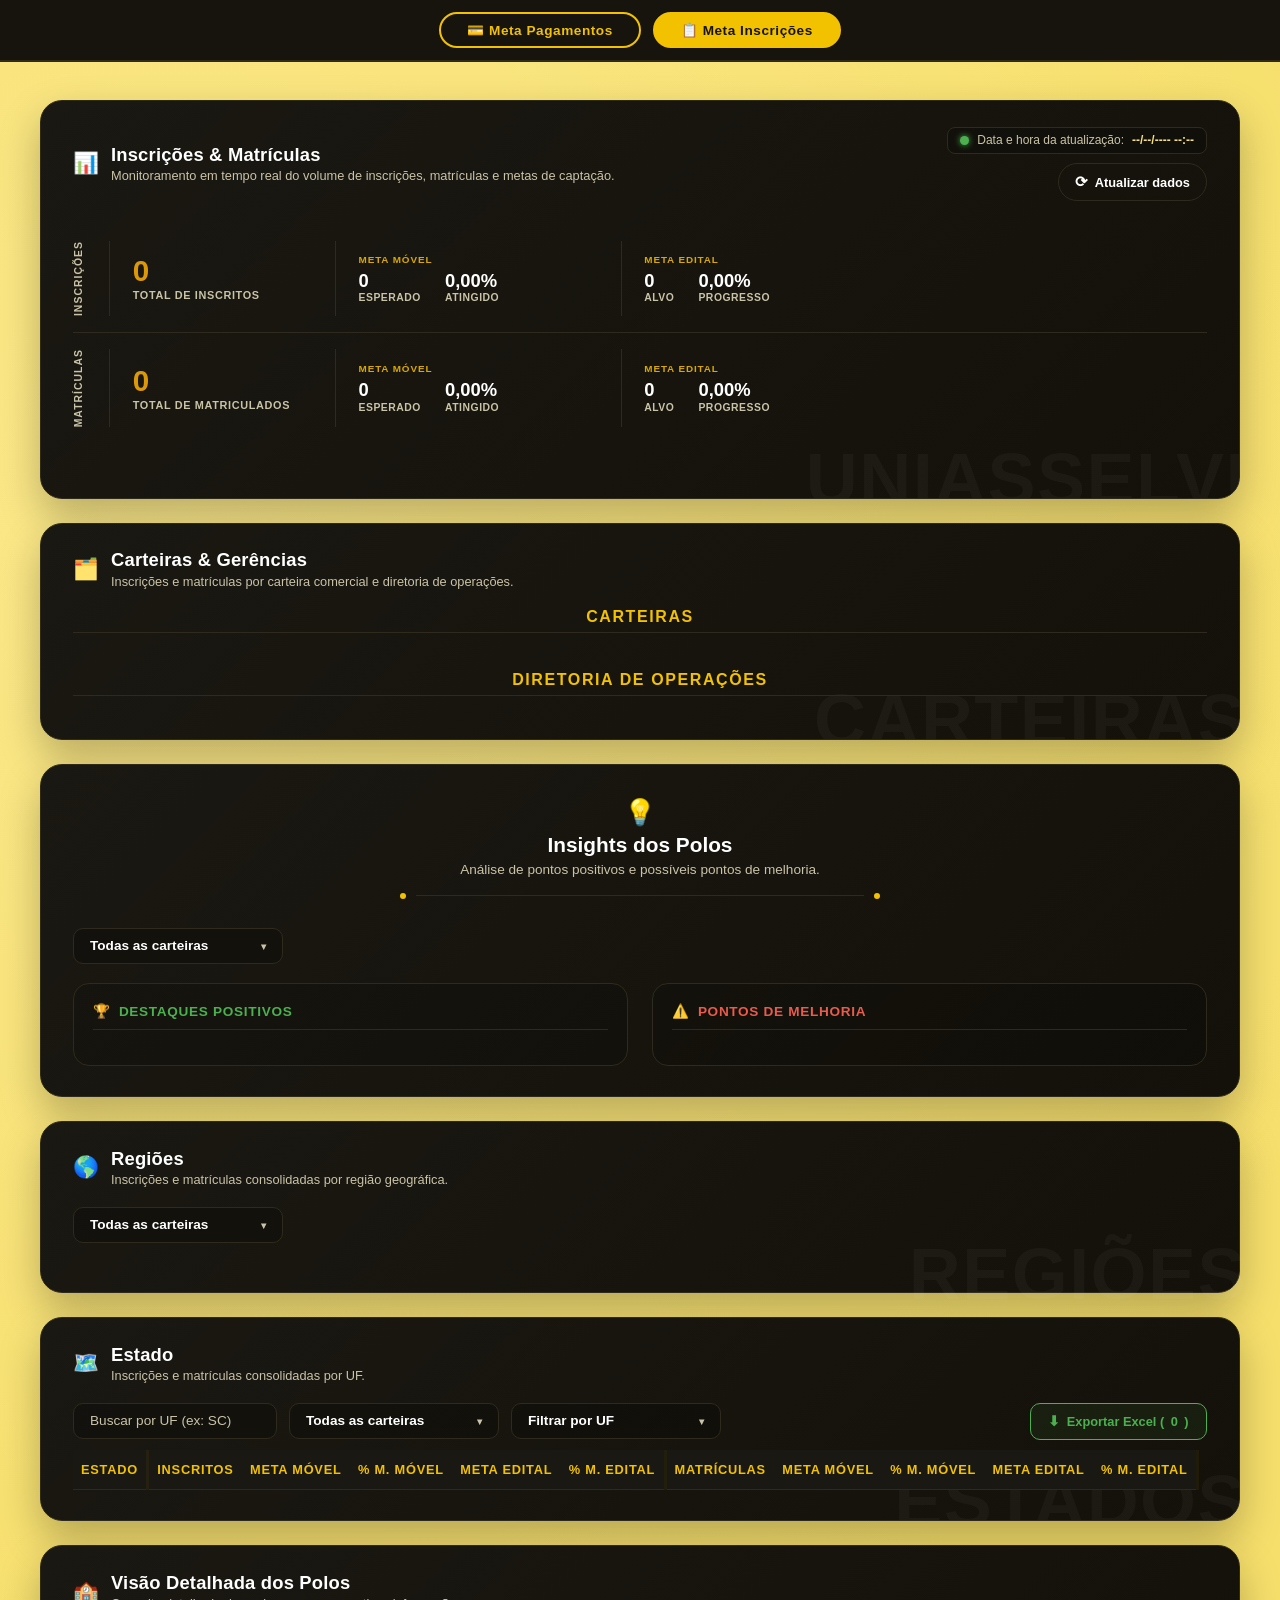
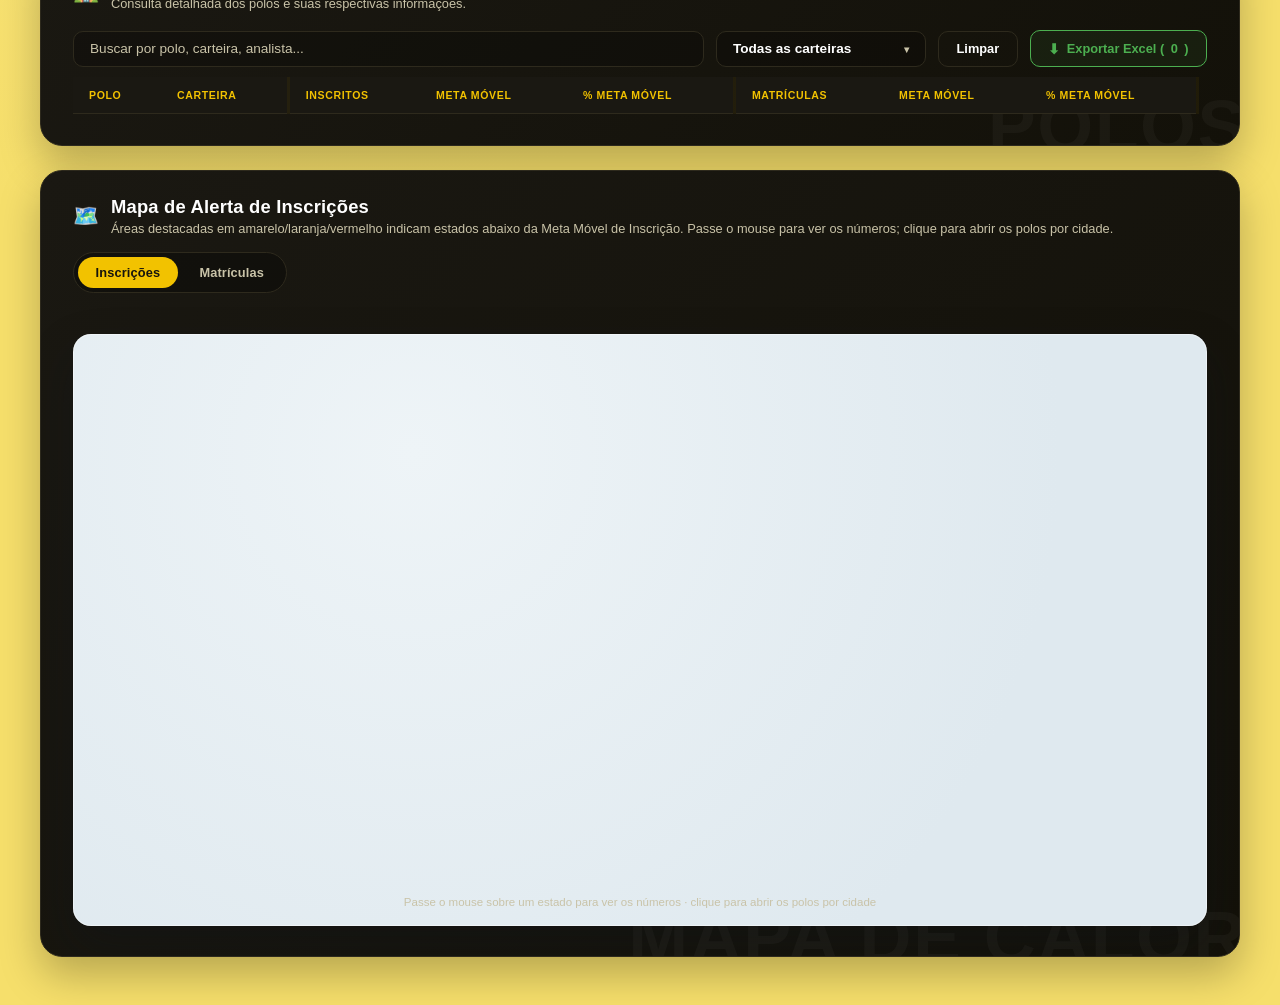
<file: inscricoes.html>
<!DOCTYPE html>
<html lang="pt-BR">

<head>
  <meta charset="UTF-8">
  <meta name="viewport" content="width=device-width, initial-scale=1.0">
  <title>Dashboard de Metas de Inscrições | UNIASSELVI</title>
  <link rel="stylesheet" href="style_inscricoes.css">
</head>

<body>

  <header class="dash-topbar">
    <a href="index.html" class="dash-topbar-btn">💳 Meta Pagamentos</a>
    <a href="inscricoes.html" class="dash-topbar-btn dash-topbar-btn--active">📋 Meta Inscrições</a>
  </header>

  <main class="page">

    <section class="panel panel--top-dashboard">

      <div class="panel-bg-text">UNIASSELVI</div>

      <!-- Header do painel -->
      <div class="panel-header">
        <div class="brand">
          <span class="brand-icon">📊</span>
          <div class="brand-text">
            <h1>Inscrições & Matrículas</h1>
            <p class="brand-sub">Monitoramento em tempo real do volume de inscrições, matrículas e metas de captação.
            </p>
          </div>
        </div>

        <div class="update-wrapper">
          <div class="timestamp-badge">
            <span class="status-dot" id="statusDot"></span>
            <span class="timestamp-label">Data e hora da atualização:</span>
            <span class="timestamp-value" id="statusText">--/--/---- --:--</span>
          </div>
          <button class="refresh-btn" id="refreshBtn">
            <span class="refresh-icon">⟳</span>
            Atualizar dados
          </button>
        </div>
      </div>

      <!-- KPIs: Inscrições e Matrículas -->
      <div class="kpi-duplo">

        <div class="kpi-linha">
          <span class="kpi-row-label">Inscrições</span>
          <div class="kpi-vsep"></div>

          <div class="kpi-volume">
            <span class="val" id="val-inscritos-total">0</span>
            <span class="lbl">Total de inscritos</span>
          </div>

          <div class="kpi-vsep"></div>

          <div class="kpi-group">
            <div class="kpi-group-title">Meta Móvel</div>
            <div class="kpi-group-inner">
              <div class="kpi-stat">
                <span class="val" id="val-insc-movel-esperado">0</span>
                <span class="lbl">Esperado</span>
              </div>
              <div class="kpi-stat">
                <span class="val" id="val-insc-movel-pct">0,00%</span>
                <span class="lbl">Atingido</span>
              </div>
            </div>
          </div>

          <div class="kpi-vsep"></div>

          <div class="kpi-group">
            <div class="kpi-group-title">Meta Edital</div>
            <div class="kpi-group-inner">
              <div class="kpi-stat">
                <span class="val" id="val-insc-edital-alvo">0</span>
                <span class="lbl">Alvo</span>
              </div>
              <div class="kpi-stat">
                <span class="val" id="val-insc-edital-pct">0,00%</span>
                <span class="lbl">Progresso</span>
              </div>
            </div>
          </div>
        </div>

        <div class="kpi-linha">
          <span class="kpi-row-label">Matrículas</span>
          <div class="kpi-vsep"></div>

          <div class="kpi-volume">
            <span class="val" id="val-matriculas-total">0</span>
            <span class="lbl">Total de matriculados</span>
          </div>

          <div class="kpi-vsep"></div>

          <div class="kpi-group">
            <div class="kpi-group-title">Meta Móvel</div>
            <div class="kpi-group-inner">
              <div class="kpi-stat">
                <span class="val" id="val-matr-movel-esperado">0</span>
                <span class="lbl">Esperado</span>
              </div>
              <div class="kpi-stat">
                <span class="val" id="val-matr-movel-pct">0,00%</span>
                <span class="lbl">Atingido</span>
              </div>
            </div>
          </div>

          <div class="kpi-vsep"></div>

          <div class="kpi-group">
            <div class="kpi-group-title">Meta Edital</div>
            <div class="kpi-group-inner">
              <div class="kpi-stat">
                <span class="val" id="val-matr-edital-alvo">0</span>
                <span class="lbl">Alvo</span>
              </div>
              <div class="kpi-stat">
                <span class="val" id="val-matr-edital-pct">0,00%</span>
                <span class="lbl">Progresso</span>
              </div>
            </div>
          </div>
        </div>

      </div>

    </section>

    <section class="panel panel--carteiras" style="margin-top: 1.5rem;">

      <div class="panel-bg-text">CARTEIRAS</div>

      <div class="panel-header" style="margin-bottom: 1.2rem;">
        <div class="brand">
          <span class="brand-icon">🗂️</span>
          <div class="brand-text">
            <h1>Carteiras & Gerências</h1>
            <p class="brand-sub">Inscrições e matrículas por carteira comercial e diretoria de operações.</p>
          </div>
        </div>
      </div>

      <!-- CARTEIRAS -->
      <div class="cg-section-label">Carteiras</div>
      <div class="cg-grid" id="grid-carteiras"></div>

      <!-- GERÊNCIAS -->
      <div class="cg-section-label" style="margin-top: 1.6rem;">DIRETORIA DE Operações</div>
      <div class="cg-grid" id="grid-gerencias"></div>

    </section>

    <section class="panel panel--insights" style="margin-top: 1.5rem;">
      <div class="insights-header">
        <span class="insights-lamp">💡</span>
        <h2>Insights dos Polos</h2>
        <p>Análise de pontos positivos e possíveis pontos de melhoria.</p>
        <div class="insights-divider"><span class="dot"></span><span class="line"></span><span class="dot"></span></div>
      </div>

      <div class="filter-bar" style="margin-bottom: 1.2rem;">
        <div class="uf-dropdown" id="insightsCarteiraDropdown">
          <button type="button" class="uf-dropdown-btn" id="insightsCarteiraBtn">
            <span id="insightsCarteiraLabel">Todas as carteiras</span>
            <span class="uf-dropdown-arrow">▾</span>
          </button>
          <div class="uf-dropdown-panel" id="insightsCarteiraPanel">
            <div class="uf-dropdown-actions">
              <button type="button" class="uf-dropdown-action" id="insightsCarteiraSelectAll">Selecionar todos</button>
              <button type="button" class="uf-dropdown-action" id="insightsCarteiraClearAll">Limpar</button>
            </div>
            <div class="uf-chips-wrapper" id="insights-carteira-options"></div>
          </div>
        </div>
      </div>

      <div class="insights-grid">
        <div class="insights-col insights-col--positivo">
          <div class="insights-col-title"><span>🏆</span> Destaques Positivos</div>
          <div id="insights-positivos-list"></div>
        </div>

        <div class="insights-col insights-col--melhoria">
          <div class="insights-col-title"><span>⚠️</span> Pontos de Melhoria</div>
          <div id="insights-melhoria-list"></div>
        </div>
      </div>
    </section>

    <section class="panel panel--regioes" style="margin-top: 1.5rem;">

      <div class="panel-bg-text">REGIÕES</div>

      <div class="panel-header" style="margin-bottom: 1.2rem;">
        <div class="brand">
          <span class="brand-icon">🌎</span>
          <div class="brand-text">
            <h1>Regiões</h1>
            <p class="brand-sub">Inscrições e matrículas consolidadas por região geográfica.</p>
          </div>
        </div>
      </div>

      <div class="filter-bar" style="margin-bottom: 1.2rem;">
        <div class="uf-dropdown" id="regiaoCarteiraDropdown">
          <button type="button" class="uf-dropdown-btn" id="regiaoCarteiraBtn">
            <span id="regiaoCarteiraLabel">Todas as carteiras</span>
            <span class="uf-dropdown-arrow">▾</span>
          </button>
          <div class="uf-dropdown-panel" id="regiaoCarteiraPanel">
            <div class="uf-dropdown-actions">
              <button type="button" class="uf-dropdown-action" id="regiaoCarteiraSelectAll">Selecionar
                todos</button>
              <button type="button" class="uf-dropdown-action" id="regiaoCarteiraClearAll">Limpar</button>
            </div>
            <div class="uf-chips-wrapper" id="regiao-carteira-options"></div>
          </div>
        </div>
      </div>

      <div class="cg-grid" id="grid-regioes"></div>

    </section>

    <section class="panel panel--estados" style="margin-top: 1.5rem;">

      <div class="panel-bg-text">ESTADOS</div>

      <div class="panel-header" style="margin-bottom: 1.2rem;">
        <div class="brand">
          <span class="brand-icon">🗺️</span>
          <div class="brand-text">
            <h1>Estado</h1>
            <p class="brand-sub">Inscrições e matrículas consolidadas por UF.</p>
          </div>
        </div>
      </div>
      <div class="filter-bar filter-bar--estados">
        <div class="filter-bar-left">
          <input type="text" id="estados-search" class="filter-search" placeholder="Buscar por UF (ex: SC)">

          <div class="uf-dropdown" id="estadosCarteiraDropdown">
            <button type="button" class="uf-dropdown-btn" id="estadosCarteiraBtn">
              <span id="estadosCarteiraLabel">Todas as carteiras</span>
              <span class="uf-dropdown-arrow">▾</span>
            </button>
            <div class="uf-dropdown-panel" id="estadosCarteiraPanel">
              <div class="uf-dropdown-actions">
                <button type="button" class="uf-dropdown-action" id="estadosCarteiraSelectAll">Selecionar todos</button>
                <button type="button" class="uf-dropdown-action" id="estadosCarteiraClearAll">Limpar</button>
              </div>
              <div class="uf-chips-wrapper" id="estados-carteira-options"></div>
            </div>
          </div>

          <div class="uf-dropdown" id="ufDropdown">
            <button type="button" class="uf-dropdown-btn" id="ufDropdownBtn">
              <span id="ufDropdownLabel">Filtrar por UF</span>
              <span class="uf-dropdown-arrow">▾</span>
            </button>

            <div class="uf-dropdown-panel" id="ufDropdownPanel">
              <div class="uf-dropdown-actions">
                <button type="button" class="uf-dropdown-action" id="ufSelectAll">Selecionar todos</button>
                <button type="button" class="uf-dropdown-action" id="ufClearAll">Limpar</button>
              </div>
              <div class="uf-chips-wrapper" id="estados-checkboxes"></div>
            </div>
          </div>
        </div>

        <button type="button" class="filter-btn-export" id="estadosExportBtn">
          <span class="filter-btn-export-icon">⬇</span>
          Exportar Excel (<span id="estadosExportCount">0</span>)
        </button>
      </div>

      <div class="scroll-container">
        <table class="polos-table">
          <thead>
            <tr>
              <th class="th-base">Estado</th>
              <th class="th-sub th-sub--insc-start">Inscritos</th>
              <th class="th-sub th-sub--insc">Meta Móvel</th>
              <th class="th-sub th-sub--insc">% M. Móvel</th>
              <th class="th-sub th-sub--insc">Meta Edital</th>
              <th class="th-sub th-sub--insc-end">% M. Edital</th>
              <th class="th-sub th-sub--matr-start">Matrículas</th>
              <th class="th-sub th-sub--matr">Meta Móvel</th>
              <th class="th-sub th-sub--matr">% M. Móvel</th>
              <th class="th-sub th-sub--matr">Meta Edital</th>
              <th class="th-sub th-sub--matr-end">% M. Edital</th>
            </tr>
          </thead>
          <tbody id="estados-table-body"></tbody>
        </table>
      </div>

    </section>

    <section class="panel panel--polos-detalhe" style="margin-top: 1.5rem;">

      <div class="panel-bg-text">POLOS</div>

      <div class="panel-header" style="margin-bottom: 1.2rem;">
        <div class="brand">
          <span class="brand-icon">🏫</span>
          <div class="brand-text">
            <h1>Visão Detalhada dos Polos</h1>
            <p class="brand-sub">Consulta detalhada dos polos e suas respectivas informações.</p>
          </div>
        </div>
      </div>

      <div class="filter-bar filter-bar--polos">
        <input type="text" id="polos-search" class="filter-search filter-search--grow"
          placeholder="Buscar por polo, carteira, analista...">

        <div class="uf-dropdown" id="polosCarteiraDropdown">
          <button type="button" class="uf-dropdown-btn" id="polosCarteiraBtn">
            <span id="polosCarteiraLabel">Todas as carteiras</span>
            <span class="uf-dropdown-arrow">▾</span>
          </button>
          <div class="uf-dropdown-panel" id="polosCarteiraPanel">
            <div class="uf-dropdown-actions">
              <button type="button" class="uf-dropdown-action" id="carteiraSelectAll">Selecionar todos</button>
              <button type="button" class="uf-dropdown-action" id="carteiraClearAll">Limpar</button>
            </div>
            <div class="uf-chips-wrapper" id="polos-carteira-options"></div>
          </div>
        </div>

        <button type="button" class="filter-btn" id="polosClearBtn">Limpar</button>

        <button type="button" class="filter-btn-export" id="polosExportBtn">
          <span class="filter-btn-export-icon">⬇</span>
          Exportar Excel (<span id="polosExportCount">0</span>)
        </button>
      </div>

      <div class="scroll-container">
        <table class="polos-table">
          <thead>
            <tr>
              <th class="th-base">Polo</th>
              <th class="th-base">Carteira</th>
              <th class="th-sub th-sub--insc-start">Inscritos</th>
              <th class="th-sub th-sub--insc">Meta Móvel</th>
              <th class="th-sub th-sub--insc-end">% Meta Móvel</th>
              <th class="th-sub th-sub--matr-start">Matrículas</th>
              <th class="th-sub th-sub--matr">Meta Móvel</th>
              <th class="th-sub th-sub--matr-end">% Meta Móvel</th>
            </tr>
          </thead>
          <tbody id="polos-table-body"></tbody>
        </table>
      </div>

    </section>

    <section class="panel panel--mapa-alerta" style="margin-top: 1.5rem;">

      <div class="panel-bg-text">MAPA DE CALOR</div>

      <div class="panel-header" style="margin-bottom: 1.2rem;">
        <div class="brand">
          <span class="brand-icon">🗺️</span>
          <div class="brand-text">
            <h1 id="mapaTitle">Mapa de Alerta de Inscrições</h1>
            <p class="brand-sub" id="mapaSubtitle">Áreas destacadas em amarelo/laranja/vermelho indicam estados abaixo da Meta Móvel de Inscrição. Passe o mouse para ver os números; clique para abrir os polos por cidade.</p>
          </div>
        </div>

        <div class="metric-toggle" id="mapaMetricToggle">
          <button type="button" class="metric-toggle-btn active" data-metric="insc">Inscrições</button>
          <button type="button" class="metric-toggle-btn" data-metric="matr">Matrículas</button>
        </div>
      </div>

      <div class="band-summary" id="mapaBandSummary"></div>

      <div class="map-card">
        <div class="map-frame">
          <svg id="mapaBrSvg" viewBox="0 0 640 622" xmlns="http://www.w3.org/2000/svg">
            <g id="mapaStatesLayer"></g>
          </svg>
          <canvas id="mapaCloudCanvas" width="640" height="622"></canvas>
          <svg id="mapaLabelsSvg" viewBox="0 0 640 622" xmlns="http://www.w3.org/2000/svg">
            <g id="mapaLabelsLayer"></g>
          </svg>
        </div>
        <p class="map-hint">Passe o mouse sobre um estado para ver os números · clique para abrir os polos por cidade</p>
      </div>

    </section>

  </main>

  <div id="mapaTooltip"></div>

  <div class="modal-backdrop" id="mapaModalBackdrop">
    <div class="modal-panel" id="mapaModalPanel">
      <div class="modal-header">
        <div>
          <div class="modal-title" id="mapaModalTitle">Estado</div>
          <div class="modal-subtitle" id="mapaModalSubtitle">Polos por cidade</div>
        </div>
        <button class="modal-close" id="mapaModalClose" aria-label="Fechar" type="button">✕</button>
      </div>
      <div class="modal-summary" id="mapaModalSummary"></div>
      <div class="modal-cities-label" id="mapaModalCitiesLabel">Polos por cidade — Inscrições</div>
      <div class="heat-grid" id="mapaModalGrid"></div>
    </div>
  </div>

  <script src="br_state_paths.js"></script>
  <script src="script-inscricoes.js"></script>
</body>

</html>
</file>
<file: style_inscricoes.css>
:root {
  --preto: #16140d;
  --preto-painel: #1a1812;
  --preto-painel-2: #131109;
  --cinza-borda: #2e2a1d;
  --amarelo: #f2c200;
  --amarelo-claro: #f7e07a;
  --amarelo-fundo: #f6df6b;
  --amarelo-queimado: #d9a800;
  --texto-claro: #ffffff;
  --texto-suave: #c9c3a8;
  --verde-ok: #4caf50;
  --laranja-aviso: #f2994a;
  --vermelho-alerta: #e85b4d;
  --ciano-destaque: #db990a;
  --ciano-destaque-suave: #fcc100;

  /* Cartao do Mapa de Alerta (mundo visual proprio, estilo mapa meteorologico) */
  --map-sea: #dfe9ef;
  --map-land: #f7f8f6;
  --map-land-hover: #eef1ec;
  --map-border: #c3cad1;
  --map-border-hover: #d9a800;
  --map-text: #232a30;
  --map-text-soft: #5b6672;
  --map-card-shadow: rgba(15, 23, 32, 0.28);
  --tooltip-bg: #ffffff;
  --tooltip-border: #d7dbe0;
  --tooltip-shadow: rgba(15, 23, 32, 0.25);

  --sev-atencao: #ffc400;
  --sev-alerta: #ff6a00;
  --sev-critico: #e61414;
}

* {
  margin: 0;
  padding: 0;
  box-sizing: border-box;
}

body {
  background-color: var(--amarelo-fundo);
  background-image: radial-gradient(circle at 15% 20%, #fbe88a 0%, var(--amarelo-fundo) 55%);
  color: var(--texto-claro);
  font-family: 'Segoe UI', Roboto, Arial, sans-serif;
  min-height: 100vh;
  display: flex;
  align-items: flex-start;
  justify-content: center;
  padding: calc(3rem + 52px) 1.5rem 3rem;
}

.page {
  width: 100%;
  max-width: 1200px;
}

/* ===== Painel Base ===== */
.panel {
  position: relative;
  overflow: hidden;
  background: linear-gradient(135deg, var(--preto-painel) 0%, var(--preto-painel-2) 100%);
  border: 1px solid var(--cinza-borda);
  border-radius: 22px;
  padding: 1.6rem 2rem 1.9rem;
  box-shadow: 0 18px 40px rgba(0, 0, 0, 0.25);
}

.panel-bg-text {
  position: absolute;
  right: -0.5rem;
  bottom: -1.4rem;
  font-size: 4.5rem;
  font-weight: 800;
  letter-spacing: 0.02em;
  color: rgba(255, 255, 255, 0.035);
  white-space: nowrap;
  pointer-events: none;
  user-select: none;
}

/* ===== KPI Duplo (Painel Topo Inscrições) ===== */
.kpi-duplo {
  position: relative;
  z-index: 1;
  display: flex;
  flex-direction: column;
  gap: 0;
  margin-bottom: 1.5rem;
}

.kpi-linha {
  display: flex;
  align-items: center;
  gap: 1.2rem;
  padding: 1rem 0;
}

.kpi-linha + .kpi-linha {
  border-top: 1px solid var(--cinza-borda);
}

.kpi-row-label {
  font-size: 0.65rem;
  font-weight: 700;
  text-transform: uppercase;
  letter-spacing: 0.1em;
  color: var(--texto-suave);
  writing-mode: vertical-rl;
  transform: rotate(180deg);
  white-space: nowrap;
  min-width: 14px;
}

.kpi-vsep {
  width: 1px;
  align-self: stretch;
  background: var(--cinza-borda);
  margin: 0 0.2rem;
}

.kpi-volume {
  display: flex;
  flex-direction: column;
  gap: 0.2rem;
  width: 180px;
  flex-shrink: 0;
}

.kpi-volume .val {
  font-size: 1.85rem;
  font-weight: 800;
  color: var(--ciano-destaque);
  line-height: 1;
}

.kpi-volume .lbl {
  font-size: 0.68rem;
  font-weight: 600;
  text-transform: uppercase;
  letter-spacing: 0.06em;
  color: var(--texto-suave);
}

.kpi-group {
  display: flex;
  flex-direction: column;
  gap: 0.15rem;
  width: 240px;
  flex-shrink: 0;
}

.kpi-group-title {
  font-size: 0.62rem;
  font-weight: 700;
  text-transform: uppercase;
  letter-spacing: 0.09em;
  color: var(--amarelo-queimado);
  margin-bottom: 0.3rem;
}

.kpi-group-inner {
  display: flex;
  gap: 1.5rem;
  align-items: center;
}

.kpi-stat {
  display: flex;
  flex-direction: column;
  gap: 0.15rem;
}

.kpi-stat .val {
  font-size: 1.15rem;
  font-weight: 800;
  color: var(--texto-claro);
  line-height: 1;
}

.kpi-stat .lbl {
  font-size: 0.65rem;
  text-transform: uppercase;
  letter-spacing: 0.05em;
  color: var(--texto-suave);
  font-weight: 600;
}

/* Indicadores de Cores de Porcentagem */
.pct-ok    { color: var(--verde-ok) !important; }
.pct-warn  { color: var(--laranja-aviso) !important; }
.pct-danger { color: var(--vermelho-alerta) !important; }

/* ===== Header do Painel ===== */
.panel-header {
  display: flex;
  align-items: center;
  justify-content: space-between;
  flex-wrap: wrap;
  gap: 1rem;
  margin-bottom: 1.5rem;
  position: relative;
  z-index: 1;
}

.brand {
  display: flex;
  align-items: center;
  gap: 0.75rem;
}

.brand-icon {
  font-size: 1.3rem;
  line-height: 1;
}

.brand-text h1 {
  font-size: 1.15rem;
  font-weight: 700;
  letter-spacing: 0.01em;
  color: var(--texto-claro);
}

.brand-sub {
  font-size: 0.8rem;
  color: var(--texto-suave);
  margin-top: 0.15rem;
}

/* ===== Botão Atualizar & Timestamp ===== */
.update-wrapper {
  display: flex;
  flex-direction: column;
  align-items: flex-end;
  gap: 0.6rem;
}

.timestamp-badge {
  display: flex;
  align-items: center;
  gap: 0.5rem;
  background: rgba(0, 0, 0, 0.2);
  border: 1px solid var(--cinza-borda);
  padding: 0.35rem 0.75rem;
  border-radius: 8px;
  font-size: 0.75rem;
}

.timestamp-label { color: var(--texto-suave); }
.timestamp-value { color: var(--amarelo-claro); font-weight: 700; }

.refresh-btn {
  display: flex;
  align-items: center;
  gap: 0.4rem;
  background-color: transparent;
  border: 1px solid var(--cinza-borda);
  color: var(--texto-claro);
  font-size: 0.8rem;
  font-weight: 600;
  padding: 0.55rem 1rem;
  border-radius: 999px;
  cursor: pointer;
  transition: border-color 0.15s ease, background-color 0.15s ease;
}

.refresh-btn:hover {
  border-color: var(--amarelo);
  background-color: rgba(242, 194, 0, 0.06);
}

.refresh-icon {
  font-size: 0.95rem;
  display: inline-block;
}

.refresh-btn.spinning .refresh-icon {
  animation: spin 0.7s linear infinite;
}

@keyframes spin {
  from { transform: rotate(0deg); }
  to   { transform: rotate(360deg); }
}

/* ===== Status Dot ===== */
.status-dot {
  width: 9px;
  height: 9px;
  border-radius: 50%;
  background-color: var(--amarelo);
  box-shadow: 0 0 6px var(--amarelo);
  animation: pulse 1.4s infinite ease-in-out;
}

.status-dot.ok {
  background-color: var(--verde-ok);
  box-shadow: 0 0 6px var(--verde-ok);
  animation: none;
}

.status-dot.error {
  background-color: var(--vermelho-alerta);
  box-shadow: 0 0 6px var(--vermelho-alerta);
  animation: none;
}

@keyframes pulse {
  0%, 100% { opacity: 1; }
  50%       { opacity: 0.35; }
}

/* ===== Cards KPI do Topo ===== */
.panel-stats-grouped {
  display: grid;
  grid-template-columns: 1.2fr 1.5fr 1.5fr;
  gap: 1.5rem;
  margin-top: 1rem;
  position: relative;
  z-index: 1;
}

.stat-group {
  background: rgba(0, 0, 0, 0.15);
  border: 1px solid rgba(46, 42, 29, 0.7);
  border-radius: 14px;
  padding: 1rem 1.2rem;
  display: flex;
  flex-direction: column;
  justify-content: space-between;
}

.stat-group--main {
  background: linear-gradient(135deg, rgba(242, 194, 0, 0.03) 0%, rgba(0, 0, 0, 0.2) 100%);
  border-color: rgba(242, 194, 0, 0.2);
}

.stat-label-group {
  font-size: 0.7rem;
  text-transform: uppercase;
  letter-spacing: 0.06em;
  color: var(--amarelo);
  font-weight: 700;
  margin-bottom: 0.75rem;
  padding-bottom: 0.4rem;
  border-bottom: 1px solid rgba(46, 42, 29, 0.4);
}

.stat-split-box {
  display: flex;
  align-items: center;
  height: 100%;
}

.stat-sub-item {
  flex: 1;
  display: flex;
  flex-direction: column;
  gap: 0.15rem;
}

.stat-sub-item.border-left {
  border-left: 1px solid rgba(46, 42, 29, 0.6);
  padding-left: 1.2rem;
}

.stat-value-large {
  font-size: 2.2rem;
  font-weight: 800;
  color: var(--amarelo);
  line-height: 1.1;
  display: block;
}

.stat-value-grouped {
  font-size: 1.5rem;
  font-weight: 700;
  color: var(--texto-claro);
  line-height: 1.1;
}

.stat-value-grouped.percent { color: var(--amarelo-claro); }

.stat-sublabel {
  font-size: 0.68rem;
  color: var(--texto-suave);
  text-transform: uppercase;
  letter-spacing: 0.02em;
  margin-top: 0.2rem;
}

/* ===== Topbar Navegação Global ===== */
.dash-topbar {
  position: fixed;
  top: 0;
  left: 0;
  right: 0;
  z-index: 999;
  display: flex;
  justify-content: center;
  align-items: center;
  gap: 12px;
  padding: 12px 24px;
  background: var(--preto);
  border-bottom: 2px solid var(--cinza-borda);
}

.dash-topbar-btn {
  padding: 8px 26px;
  border-radius: 999px;
  font-size: 0.85rem;
  font-weight: 700;
  text-decoration: none;
  letter-spacing: 0.04em;
  border: 2px solid var(--amarelo);
  color: var(--amarelo);
  background: transparent;
  transition: all 0.2s ease;
}

.dash-topbar-btn:hover {
  background: rgba(242, 194, 0, 0.1);
}

.dash-topbar-btn--active {
  background: var(--amarelo);
  color: var(--preto);
  border-color: var(--amarelo);
}

.dash-topbar-btn--active:hover {
  background: var(--amarelo-claro);
}

/* ===== Responsividade ===== */
@media (max-width: 900px) {
  .panel-stats-grouped {
    grid-template-columns: 1fr;
    gap: 1rem;
  }
}

@media (max-width: 760px) {
  .update-wrapper {
    align-items: flex-start;
    width: 100%;
    flex-direction: row;
    justify-content: space-between;
  }
  .panel-bg-text { display: none; }
}


/* ===== Seção Carteiras & Gerências ===== */
.cg-section-label {
  font-size: 1.0rem;
  font-weight: 700;
  text-transform: uppercase;
  letter-spacing: 0.1em;
  color: var(--amarelo);
  margin-bottom: 0.75rem;
  padding-bottom: 0.4rem;
  border-bottom: 1px solid var(--cinza-borda);
  position: relative;
  z-index: 1;
  text-align: center;
}

.cg-grid {
  display: grid;
  grid-template-columns: repeat(auto-fit, minmax(280px, 1fr));
  gap: 1rem;
  position: relative;
  z-index: 1;
}

/* Carteiras: sempre 4 itens fixos (Florença, Gênova, Milão, Roma) -> grid 2x2 balanceado */
#grid-carteiras {
  grid-template-columns: repeat(2, 1fr);
}

#grid-regioes {
  grid-template-columns: repeat(2, 1fr);
}

/* Gerências: sempre 3 itens fixos (Diretoria, Op I, Op II) -> uma única linha de 3 */
#grid-gerencias {
  grid-template-columns: repeat(2, 1fr);
}

@media (max-width: 900px) {
  #grid-carteiras,
  #grid-gerencias {
    grid-template-columns: 1fr;
  }
    #grid-regioes {
    grid-template-columns: 1fr;
  }
}

@media (min-width: 901px) and (max-width: 1180px) {
  #grid-gerencias {
    grid-template-columns: repeat(2, 1fr);
  }
}

.cg-card {
  background: rgba(0, 0, 0, 0.25);
  border: 1px solid var(--cinza-borda);
  border-radius: 14px;
  padding: 1rem 1.2rem;
  display: flex;
  flex-direction: column;
  gap: 0;
  min-width: 0;
  margin-top: 10px;
}

.cg-card-title {
  font-size: 0.75rem;
  font-weight: 800;
  text-transform: uppercase;
  letter-spacing: 0.08em;
  text-align: center;
  color: var(--ciano-destaque-suave);
  margin-bottom: 0.75rem;
  padding-bottom: 0.5rem;
  border-bottom: 1px solid var(--cinza-borda);
  display: flex;
  align-items: center;
  gap: 0.5rem;
}

.cg-export-btn {
    margin-left: auto;
    background: none;
    border: 1px solid var(--border, #e9ac3c);
    border-radius: 4px;
    padding: 2px 7px;
    font-size: 0.78rem;
    cursor: pointer;
    color: var(--muted, #ec8a09);
    line-height: 1;
    transition: background 0.15s, color 0.15s;
}

.cg-export-btn:hover {
    background: var(--accent, #e8f0fe);
    color: var(--text, #333);
}

.cg-linha {
  display: flex;
  align-items: center;
  gap: 1rem;
  padding: 0.6rem 0;
}

.cg-linha + .cg-linha {
  border-top: 1px solid rgba(46, 42, 29, 0.5);
}

.cg-linha-label {
  font-size: 0.62rem;
  font-weight: 700;
  text-transform: uppercase;
  letter-spacing: 0.1em;
  color: var(--texto-suave);
  writing-mode: vertical-rl;
  transform: rotate(180deg);
  white-space: nowrap;
  min-width: 12px;
}

.cg-vsep {
  width: 1px;
  align-self: stretch;
  background: var(--cinza-borda);
}

.cg-volume {
  display: flex;
  flex-direction: column;
  gap: 0.1rem;
  width: 90px;
  flex-shrink: 0;
}

.cg-volume .val {
  font-size: 1.4rem;
  font-weight: 800;
  color: var(--ciano-destaque);
  line-height: 1;
}

.cg-volume .lbl {
  font-size: 0.62rem;
  font-weight: 600;
  text-transform: uppercase;
  letter-spacing: 0.05em;
  color: var(--texto-suave);
}

.cg-metas {
  display: flex;
  flex-direction: row;
  gap: 0.8rem;
  flex: 1;
}

.cg-meta-grupo {
  flex: 1;
}

.cg-meta-grupo {
  display: flex;
  flex-direction: column;
  gap: 0.15rem;
}

.cg-meta-titulo {
  font-size: 0.58rem;
  font-weight: 700;
  text-transform: uppercase;
  letter-spacing: 0.08em;
  color: var(--amarelo-queimado);
  margin-left: 28px;
}

.cg-meta-inner {
  display: flex;
  gap: 0.6rem;
}

.cg-stat {
  display: flex;
  flex-direction: column;
  gap: 0.1rem;
}

.cg-stat .val {
  font-size: 0.95rem;
  font-weight: 700;
  color: var(--texto-claro);
  line-height: 1;
}

.cg-stat .lbl {
  font-size: 0.6rem;
  text-transform: uppercase;
  letter-spacing: 0.05em;
  color: var(--texto-suave);
}

/* ===== Seção Insights dos Polos ===== */
.panel--insights { padding-top: 2rem; }

.insights-header {
  text-align: center;
  margin-bottom: 1.8rem;
  position: relative;
  z-index: 1;
}

.insights-lamp { font-size: 1.6rem; display: block; margin-bottom: 0.4rem; }

.insights-header h2 {
  font-size: 1.3rem;
  font-weight: 800;
  color: var(--texto-claro);
}

.insights-header p {
  font-size: 0.85rem;
  color: var(--texto-suave);
  margin-top: 0.3rem;
}

.insights-divider {
  display: flex;
  align-items: center;
  justify-content: center;
  gap: 0.6rem;
  margin: 1rem auto 0;
  max-width: 480px;
}

.insights-divider .line {
  flex: 1;
  height: 1px;
  background: var(--cinza-borda);
}

.insights-divider .dot {
  width: 6px;
  height: 6px;
  border-radius: 50%;
  background: var(--amarelo);
}

.insights-grid {
  display: grid;
  grid-template-columns: 1fr 1fr;
  gap: 1.5rem;
  position: relative;
  z-index: 1;
}

.insights-col {
  background: rgba(0, 0, 0, 0.15);
  border: 1px solid var(--cinza-borda);
  border-radius: 16px;
  padding: 1.2rem;
}

.insights-col-title {
  display: flex;
  align-items: center;
  gap: 0.5rem;
  font-size: 0.85rem;
  font-weight: 800;
  text-transform: uppercase;
  letter-spacing: 0.05em;
  margin-bottom: 1rem;
  padding-bottom: 0.6rem;
  border-bottom: 1px solid var(--cinza-borda);
}

.insights-col--positivo .insights-col-title { color: var(--verde-ok); }
.insights-col--melhoria .insights-col-title { color: var(--vermelho-alerta); }

.insight-item {
  display: flex;
  gap: 0.8rem;
  align-items: flex-start;
  background: rgba(0, 0, 0, 0.25);
  border: 1px solid var(--cinza-borda);
  border-radius: 12px;
  padding: 0.8rem 1rem;
}

.insight-item + .insight-item { margin-top: 0.7rem; }

.insight-icon { font-size: 1.1rem; line-height: 1.3; }

.insight-title {
  font-size: 0.88rem;
  font-weight: 700;
  color: var(--texto-claro);
}

.insight-desc {
  font-size: 0.78rem;
  color: var(--texto-suave);
  margin-top: 0.15rem;
}

.insight-meta {
  font-size: 0.7rem;
  font-weight: 500;
  color: var(--laranja-aviso);
  margin-top: 0.3rem;
  opacity: 0.9;
}

.insight-empty {
  font-size: 0.85rem;
  color: var(--texto-suave);
  padding: 1rem;
}

@media (max-width: 900px) {
  .insights-grid { grid-template-columns: 1fr; }
}

/* ===== Container com rolagem (Estados) ===== */
.scroll-container {
  max-height: 560px;
  overflow-y: auto;
  padding-right: 0.5rem;
  position: relative;
  z-index: 1;
}

.scroll-container::-webkit-scrollbar {
  width: 8px;
}

.scroll-container::-webkit-scrollbar-track {
  background: rgba(0, 0, 0, 0.2);
  border-radius: 999px;
}

.scroll-container::-webkit-scrollbar-thumb {
  background: var(--amarelo-queimado);
  border-radius: 999px;
}

.scroll-container::-webkit-scrollbar-thumb:hover {
  background: var(--amarelo);
}

/* Firefox */
.scroll-container {
  scrollbar-width: thin;
  scrollbar-color: var(--amarelo-queimado) rgba(0, 0, 0, 0.2);
}

#grid-estados {
  grid-template-columns: repeat(2, 1fr);
}

@media (max-width: 900px) {
  #grid-estados {
    grid-template-columns: 1fr;
  }
}



.filter-search {
  background: rgba(0, 0, 0, 0.25);
  border: 1px solid var(--cinza-borda);
  border-radius: 10px;
  padding: 0.6rem 1rem;
  color: var(--texto-claro);
  font-size: 0.85rem;
  outline: none;
  transition: border-color 0.15s ease;
}

.filter-search::placeholder { color: var(--texto-suave); }
.filter-search:focus { border-color: var(--amarelo); }

.filter-bar {
  display: flex;
  flex-wrap: wrap;
  align-items: flex-start;
  gap: 0.75rem;
}

.filter-bar--estados {
  justify-content: space-between;
}

.filter-bar-left {
  display: flex;
  flex-wrap: wrap;
  align-items: flex-start;
  gap: 0.75rem;
}

/* ===== Dropdown de UFs ===== */
.uf-dropdown {
  position: relative;
}

.uf-dropdown-btn {
  display: flex;
  align-items: center;
  justify-content: space-between;
  gap: 0.75rem;
  min-width: 210px;
  background: rgba(0, 0, 0, 0.25);
  border: 1px solid var(--cinza-borda);
  border-radius: 10px;
  padding: 0.6rem 1rem;
  color: var(--texto-claro);
  font-size: 0.85rem;
  font-weight: 600;
  cursor: pointer;
  transition: border-color 0.15s ease;
}

.uf-dropdown-btn:hover { border-color: var(--amarelo-queimado); }
.uf-dropdown.open .uf-dropdown-btn { border-color: var(--amarelo); }

.uf-dropdown-arrow {
  font-size: 0.65rem;
  color: var(--texto-suave);
  transition: transform 0.15s ease;
}

.uf-dropdown.open .uf-dropdown-arrow { transform: rotate(180deg); }

.uf-dropdown-panel {
  display: none;
  position: absolute;
  top: calc(100% + 8px);
  left: 0;
  z-index: 30;
  width: 300px;
  background: var(--preto-painel);
  border: 1px solid var(--cinza-borda);
  border-radius: 12px;
  padding: 0.75rem;
  box-shadow: 0 16px 34px rgba(0, 0, 0, 0.45);
}

.uf-dropdown.open .uf-dropdown-panel { display: block; }

.uf-dropdown-actions {
  display: flex;
  justify-content: space-between;
  margin-bottom: 0.6rem;
  padding-bottom: 0.5rem;
  border-bottom: 1px solid var(--cinza-borda);
}

.uf-dropdown-action {
  background: none;
  border: none;
  color: var(--amarelo);
  font-size: 0.7rem;
  font-weight: 700;
  text-transform: uppercase;
  letter-spacing: 0.04em;
  cursor: pointer;
  padding: 0;
}

.uf-dropdown-action:hover { text-decoration: underline; }

.uf-chips-wrapper {
  display: flex;
  flex-wrap: wrap;
  gap: 0.5rem;
  max-height: 220px;
  overflow-y: auto;
  padding: 0.2rem;
}

.uf-chips-wrapper::-webkit-scrollbar { width: 8px; }
.uf-chips-wrapper::-webkit-scrollbar-track {
  background: rgba(0, 0, 0, 0.2);
  border-radius: 999px;
}
.uf-chips-wrapper::-webkit-scrollbar-thumb {
  background: var(--amarelo-queimado);
  border-radius: 999px;
}
.uf-chips-wrapper::-webkit-scrollbar-thumb:hover { background: var(--amarelo); }
.uf-chips-wrapper {
  scrollbar-width: thin;
  scrollbar-color: var(--amarelo-queimado) rgba(0, 0, 0, 0.2);
}

@media (max-width: 480px) {
  .uf-dropdown-panel { width: 100%; }
}

.uf-chip {
  display: flex;
  align-items: center;
  gap: 0.35rem;
  background: rgba(0, 0, 0, 0.25);
  border: 1px solid var(--cinza-borda);
  border-radius: 999px;
  padding: 0.3rem 0.7rem;
  font-size: 0.72rem;
  font-weight: 700;
  color: var(--texto-suave);
  cursor: pointer;
  user-select: none;
  transition: border-color 0.15s ease, color 0.15s ease;
}

.uf-chip:hover { border-color: var(--amarelo-queimado); }

.uf-chip input[type="checkbox"] {
  accent-color: var(--amarelo);
  cursor: pointer;
}

.uf-chip input[type="checkbox"]:checked + span {
  color: var(--amarelo);
}

/* ===== Visão Detalhada dos Polos ===== */
.filter-bar--polos {
  align-items: center;
}

.filter-search--grow {
  flex: 1;
  min-width: 220px;
}

.filter-select {
  background: rgba(0, 0, 0, 0.25);
  border: 1px solid var(--cinza-borda);
  border-radius: 10px;
  padding: 0.6rem 1rem;
  color: var(--texto-claro);
  font-size: 0.85rem;
  min-width: 200px;
  cursor: pointer;
  outline: none;
  transition: border-color 0.15s ease;
}

.filter-select:focus { border-color: var(--amarelo); }

.filter-btn {
  background: transparent;
  border: 1px solid var(--cinza-borda);
  color: var(--texto-claro);
  font-size: 0.8rem;
  font-weight: 600;
  padding: 0.6rem 1.1rem;
  border-radius: 10px;
  cursor: pointer;
  transition: border-color 0.15s ease, background-color 0.15s ease;
}

.filter-btn:hover {
  border-color: var(--amarelo);
  background-color: rgba(242, 194, 0, 0.06);
}

.filter-btn-export {
  display: flex;
  align-items: center;
  gap: 0.4rem;
  background: rgba(76, 175, 80, 0.08);
  border: 1px solid var(--verde-ok);
  color: var(--verde-ok);
  font-size: 0.8rem;
  font-weight: 700;
  padding: 0.6rem 1.1rem;
  border-radius: 10px;
  cursor: pointer;
  transition: background-color 0.15s ease;
}

.filter-btn-export:hover { background-color: rgba(76, 175, 80, 0.16); }
.filter-btn-export-icon { font-size: 0.85rem; }

.polos-table {
  width: 100%;
  border-collapse: collapse;
  font-size: 0.85rem;
  position: relative;
  z-index: 1;
  margin-top: 10px;
}

.polos-table thead th {
  text-align: left;
  padding: 0.75rem 1rem;
  font-size: 0.66rem;
  font-weight: 700;
  text-transform: uppercase;
  letter-spacing: 0.06em;
  color: var(--amarelo);
  border-bottom: 1px solid var(--cinza-borda);
  white-space: nowrap;
  position: sticky;
  top: 0;
  background: var(--preto-painel);
}

.polos-table tbody td {
  padding: 0.85rem 1rem;
  border-bottom: 1px solid rgba(46, 42, 29, 0.5);
  color: var(--texto-claro);
  vertical-align: top;
}

.polos-table tbody tr:hover { background: rgba(255, 255, 255, 0.02); }

.polos-table td.polos-nome { font-weight: 700; }
.polos-table td.num { font-weight: 800; color: var(--ciano-destaque); }

.polos-empty {
  text-align: center;
  color: var(--texto-suave);
  padding: 1.5rem !important;
}

@media (max-width: 760px) {
  .filter-bar--polos { flex-direction: column; align-items: stretch; }
  .filter-search--grow { min-width: 0; }
}

.carteira-option--active {
  border-color: var(--amarelo) !important;
  color: var(--amarelo) !important;
}

/* ===== Agrupamento visual da tabela de Polos ===== */
.th-base {
  vertical-align: middle;
}

.th-sub {
  text-align: left;
  font-size: 0.63rem;
  font-weight: 700;
  text-transform: uppercase;
  letter-spacing: 0.05em;
  color: var(--preto);
  background: var(--amarelo-queimado);
  padding: 0.75rem 1rem;
  border-bottom: 1px solid var(--cinza-borda);
}

.th-sub--insc-start { border-left: 3px solid rgba(217, 166, 0, 0.062); }
.th-sub--insc-end   { border-right: 3px solid rgba(217, 166, 0, 0.062); }
.th-sub--matr-start { border-left: 3px solid rgba(217, 166, 0, 0.062); }
.th-sub--matr-end   { border-right: 3px solid rgba(217, 166, 0, 0.062); }

.td-insc-start { border-left: 3px solid rgba(217, 168, 0, 0.15); }
.td-insc-end   { border-right: 3px solid rgba(217, 168, 0, 0.15); }
.td-matr-start { border-left: 3px solid rgba(217, 168, 0, 0.15); }
.td-matr-end   { border-right: 3px solid rgba(217, 168, 0, 0.15); }

.panel--regioes {
  overflow: visible !important;
}

.panel--regioes .panel-header {
  z-index: 50;
}

.panel--regioes .brand {
  overflow: visible;
}

.panel--regioes .filter-bar {
  overflow: visible;
}

/* Compactar colunas da tabela de Estados para caber os novos indicadores */
.panel--estados .polos-table thead th,
.panel--estados .polos-table tbody td {
  padding-left: 0.5rem;
  padding-right: 0.5rem;
  font-size: 0.8rem;
}

/* ==========================================
   Seção Mapa de Alerta (Inscrições / Matrículas)
   ========================================== */

/* ---------- Seletor Inscrições / Matrículas ---------- */
.metric-toggle {
  display: flex;
  gap: 0.25rem;
  background: rgba(0, 0, 0, 0.3);
  border: 1px solid var(--cinza-borda);
  border-radius: 999px;
  padding: 4px;
  flex-shrink: 0;
}

.metric-toggle-btn {
  background: transparent;
  border: none;
  color: var(--texto-suave);
  font-size: 0.8rem;
  font-weight: 700;
  padding: 0.5rem 1.1rem;
  border-radius: 999px;
  cursor: pointer;
  letter-spacing: 0.01em;
  transition: background 0.15s ease, color 0.15s ease;
}

.metric-toggle-btn:hover { color: var(--amarelo-claro); }

.metric-toggle-btn.active {
  background: var(--amarelo);
  color: var(--preto);
}

.metric-toggle-btn.active:hover { color: var(--preto); }

/* ---------- Resumo / legenda por faixa de severidade ---------- */
.band-summary {
  display: flex;
  flex-wrap: wrap;
  gap: 0.6rem;
  margin-bottom: 1.4rem;
  position: relative;
  z-index: 1;
}

.band-chip {
  display: flex;
  align-items: center;
  gap: 0.5rem;
  background: rgba(0, 0, 0, 0.25);
  border: 1px solid var(--cinza-borda);
  border-radius: 999px;
  padding: 0.4rem 0.85rem;
  font-size: 0.75rem;
  font-weight: 600;
  color: var(--texto-suave);
}

.band-swatch { width: 13px; height: 13px; border-radius: 4px; flex-shrink: 0; }
.band-swatch.ok { background: transparent; border: 2px solid var(--verde-ok); border-radius: 50%; }
.band-chip strong { color: var(--texto-claro); font-variant-numeric: tabular-nums; }

/* ---------- Cartão do mapa (mundo visual próprio, claro) ---------- */
.map-card {
  position: relative;
  z-index: 1;
  background: radial-gradient(circle at 30% 20%, #eef4f7 0%, var(--map-sea) 70%);
  border-radius: 18px;
  padding: 1.4rem 1.2rem 1.1rem;
  box-shadow: inset 0 0 0 1px rgba(255, 255, 255, 0.4), 0 20px 45px var(--map-card-shadow);
}

.map-frame {
  position: relative;
  width: 100%;
  max-width: 540px;
  margin: 0 auto;
  aspect-ratio: 640 / 622;
}

.map-frame > svg,
.map-frame > canvas {
  position: absolute;
  inset: 0;
  width: 100%;
  height: 100%;
}

.map-frame > canvas { pointer-events: none; }
#mapaCloudCanvas { filter: blur(6px); opacity: 0.98; }
#mapaLabelsSvg { pointer-events: none; }

.uf-path {
  fill: var(--map-land);
  stroke: var(--map-border);
  stroke-width: 1;
  cursor: pointer;
  transition: fill 0.12s ease, stroke 0.12s ease, stroke-width 0.12s ease;
}

.uf-path:hover {
  fill: var(--map-land-hover);
  stroke: var(--map-border-hover);
  stroke-width: 2.2;
}

.uf-label {
  font-size: 9.5px;
  font-weight: 800;
  text-anchor: middle;
  dominant-baseline: middle;
  pointer-events: none;
  letter-spacing: 0.02em;
  fill: var(--map-text);
  stroke: #ffffff;
  stroke-width: 2.4px;
  paint-order: stroke fill;
}

.map-hint {
  text-align: center;
  font-size: 0.72rem;
  color: var(--texto-suave);
  margin-top: 0.9rem;
  position: relative;
  z-index: 1;
}

/* ---------- Tooltip do mapa (tema claro) ---------- */
#mapaTooltip {
  position: fixed;
  pointer-events: none;
  background: var(--tooltip-bg);
  border: 1px solid var(--tooltip-border);
  border-radius: 10px;
  padding: 0.7rem 0.9rem;
  font-size: 0.76rem;
  color: var(--map-text);
  box-shadow: 0 14px 32px var(--tooltip-shadow);
  z-index: 80;
  opacity: 0;
  transition: opacity 0.1s ease;
  min-width: 195px;
}

#mapaTooltip.visible { opacity: 1; }
#mapaTooltip .tt-title { font-weight: 800; margin-bottom: 0.35rem; font-size: 0.85rem; }

#mapaTooltip .tt-badge {
  display: inline-block;
  font-size: 0.62rem;
  font-weight: 800;
  text-transform: uppercase;
  letter-spacing: 0.05em;
  padding: 0.15rem 0.5rem;
  border-radius: 999px;
  color: #fff;
  margin-bottom: 0.5rem;
}

#mapaTooltip .tt-row { display: flex; justify-content: space-between; gap: 1.2rem; color: var(--map-text-soft); padding: 0.08rem 0; }
#mapaTooltip .tt-row b { color: var(--map-text); font-variant-numeric: tabular-nums; }
#mapaTooltip .tt-hint { margin-top: 0.5rem; padding-top: 0.4rem; border-top: 1px solid var(--tooltip-border); font-size: 0.65rem; color: var(--map-text-soft); font-style: italic; }

/* ---------- Modal (drill-down por cidade, tema claro) ---------- */
.modal-backdrop {
  position: fixed;
  inset: 0;
  background: rgba(15, 18, 12, 0.6);
  backdrop-filter: blur(2px);
  display: none;
  align-items: center;
  justify-content: center;
  z-index: 100;
  padding: 2rem 1rem;
}

.modal-backdrop.open { display: flex; }

.modal-panel {
  width: 100%;
  max-width: 760px;
  max-height: 84vh;
  overflow-y: auto;
  background: #ffffff;
  border: 1px solid var(--tooltip-border);
  border-radius: 20px;
  padding: 1.6rem 1.8rem 1.8rem;
  box-shadow: 0 30px 70px rgba(0, 0, 0, 0.4);
  color: var(--map-text);
}

.modal-header {
  display: flex;
  align-items: flex-start;
  justify-content: space-between;
  gap: 1rem;
  margin-bottom: 1rem;
  padding-bottom: 0.9rem;
  border-bottom: 1px solid var(--tooltip-border);
}

.modal-title { font-size: 1.15rem; font-weight: 800; color: var(--map-text); }
.modal-subtitle { font-size: 0.78rem; color: var(--map-text-soft); margin-top: 0.2rem; }

.modal-close {
  background: #f1f3f4;
  border: 1px solid var(--tooltip-border);
  color: var(--map-text);
  width: 32px; height: 32px;
  border-radius: 50%;
  cursor: pointer;
  font-size: 1rem;
  line-height: 1;
  flex-shrink: 0;
  transition: border-color 0.15s ease, background 0.15s ease;
}

.modal-close:hover { border-color: var(--amarelo-queimado); background: #fff3d0; }

.modal-summary { margin-bottom: 1.2rem; }

.modal-stat {
  background: #f4f6f5;
  border: 1px solid var(--tooltip-border);
  border-radius: 12px;
  padding: 0.75rem 1rem;
  max-width: 340px;
}

.modal-stat-label { font-size: 0.62rem; text-transform: uppercase; letter-spacing: 0.06em; color: var(--map-text-soft); margin-bottom: 0.3rem; }
.modal-stat-row { display: flex; align-items: baseline; gap: 0.5rem; flex-wrap: wrap; }
.modal-stat-value { font-size: 1.3rem; font-weight: 800; color: var(--map-text); font-variant-numeric: tabular-nums; }
.modal-stat-of { font-size: 0.75rem; color: var(--map-text-soft); font-variant-numeric: tabular-nums; }
.modal-stat-pct { font-size: 0.8rem; font-weight: 700; margin-left: auto; font-variant-numeric: tabular-nums; }

.modal-cities-label {
  font-size: 0.68rem;
  font-weight: 700;
  text-transform: uppercase;
  letter-spacing: 0.08em;
  color: var(--map-text-soft);
  margin-bottom: 0.6rem;
}

.heat-grid {
  display: grid;
  grid-template-columns: repeat(auto-fill, minmax(118px, 1fr));
  gap: 0.55rem;
}

.heat-tile {
  border-radius: 10px;
  padding: 0.55rem 0.65rem;
  display: flex;
  flex-direction: column;
  gap: 0.3rem;
  cursor: default;
  border: 1px solid rgba(0, 0, 0, 0.15);
  transition: transform 0.12s ease, box-shadow 0.12s ease;
  position: relative;
}

.heat-tile:hover { transform: translateY(-2px) scale(1.03); box-shadow: 0 8px 18px rgba(0, 0, 0, 0.25); z-index: 3; }
.heat-tile-name { font-size: 0.68rem; font-weight: 700; line-height: 1.15; overflow: hidden; text-overflow: ellipsis; display: -webkit-box; -webkit-line-clamp: 2; line-clamp: 2; -webkit-box-orient: vertical; opacity: 0.92; }
.heat-tile-pct { font-size: 1.05rem; font-weight: 800; line-height: 1; font-variant-numeric: tabular-nums; }
.heat-tile-frac { font-size: 0.6rem; font-weight: 600; opacity: 0.85; font-variant-numeric: tabular-nums; }

@media (max-width: 760px) {
  .panel--mapa-alerta .panel-header { flex-direction: column; }
  .modal-summary { grid-template-columns: 1fr; }
}
</file>
